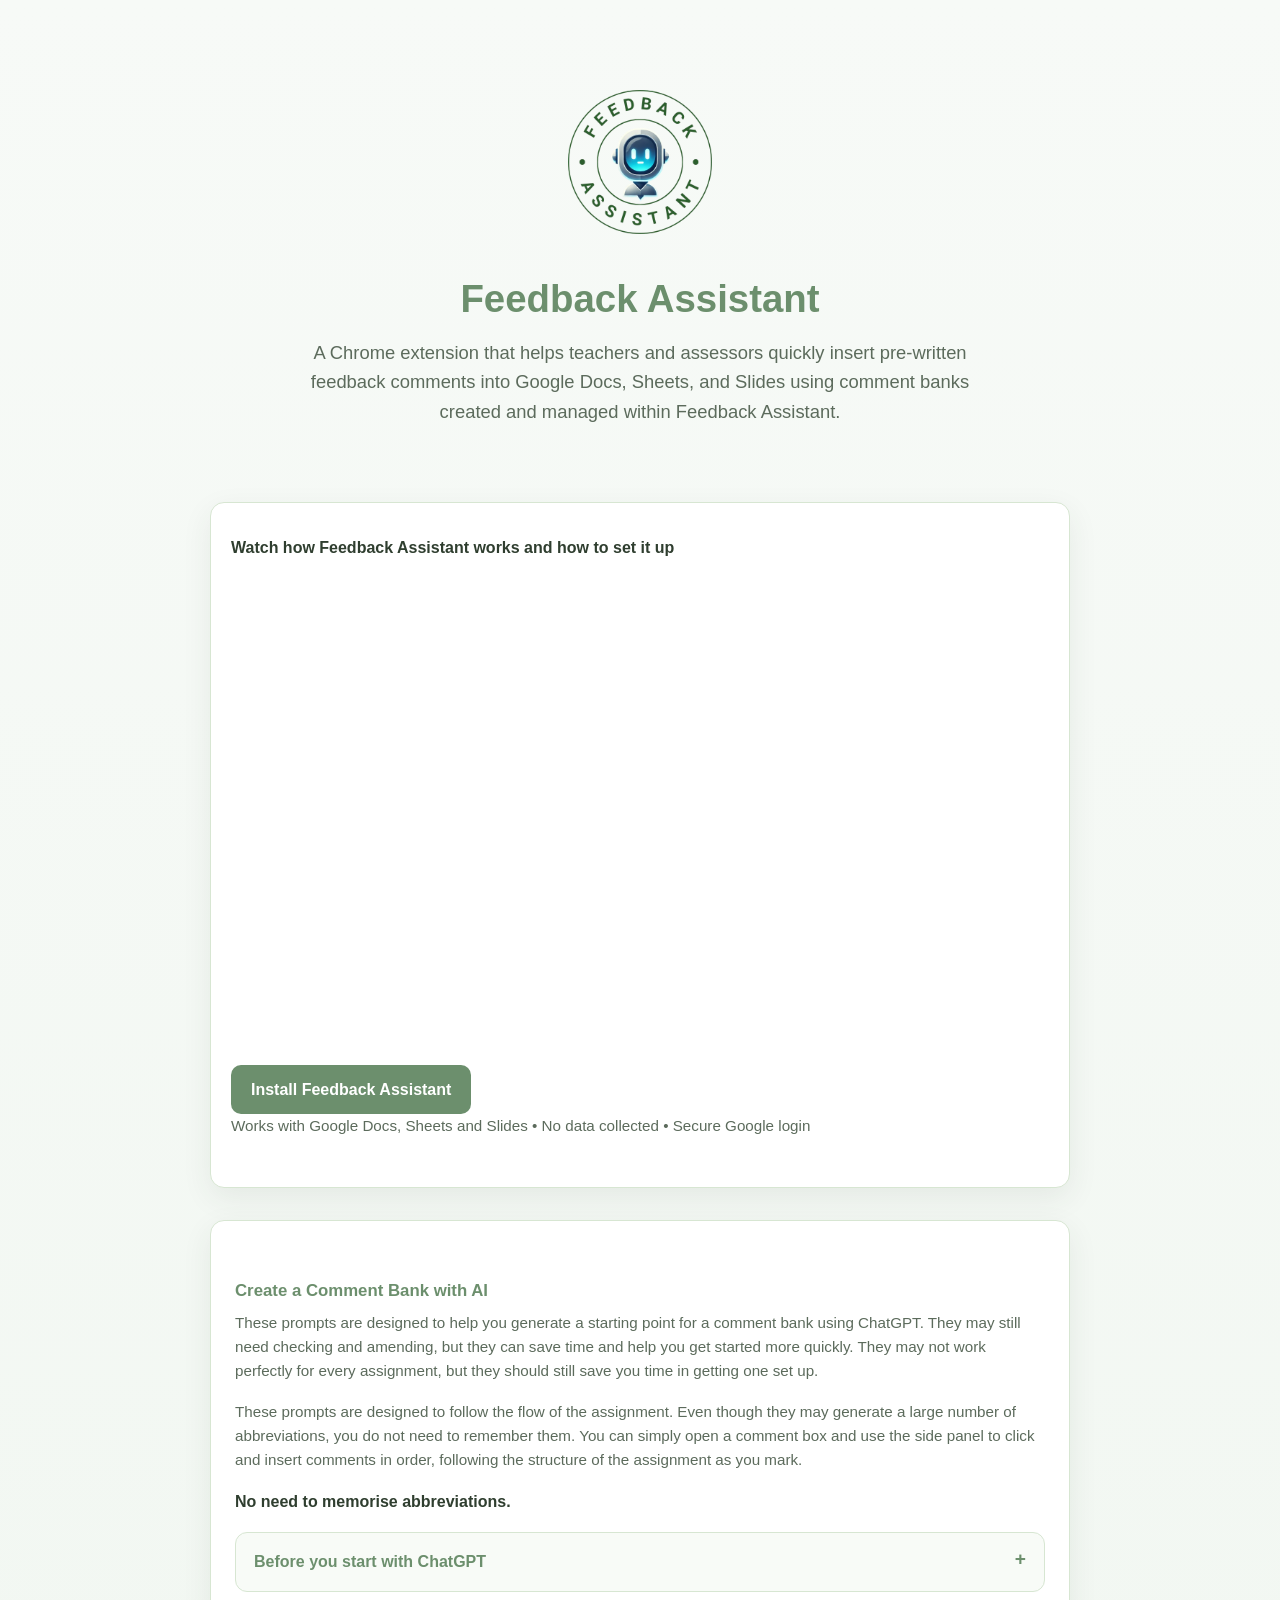
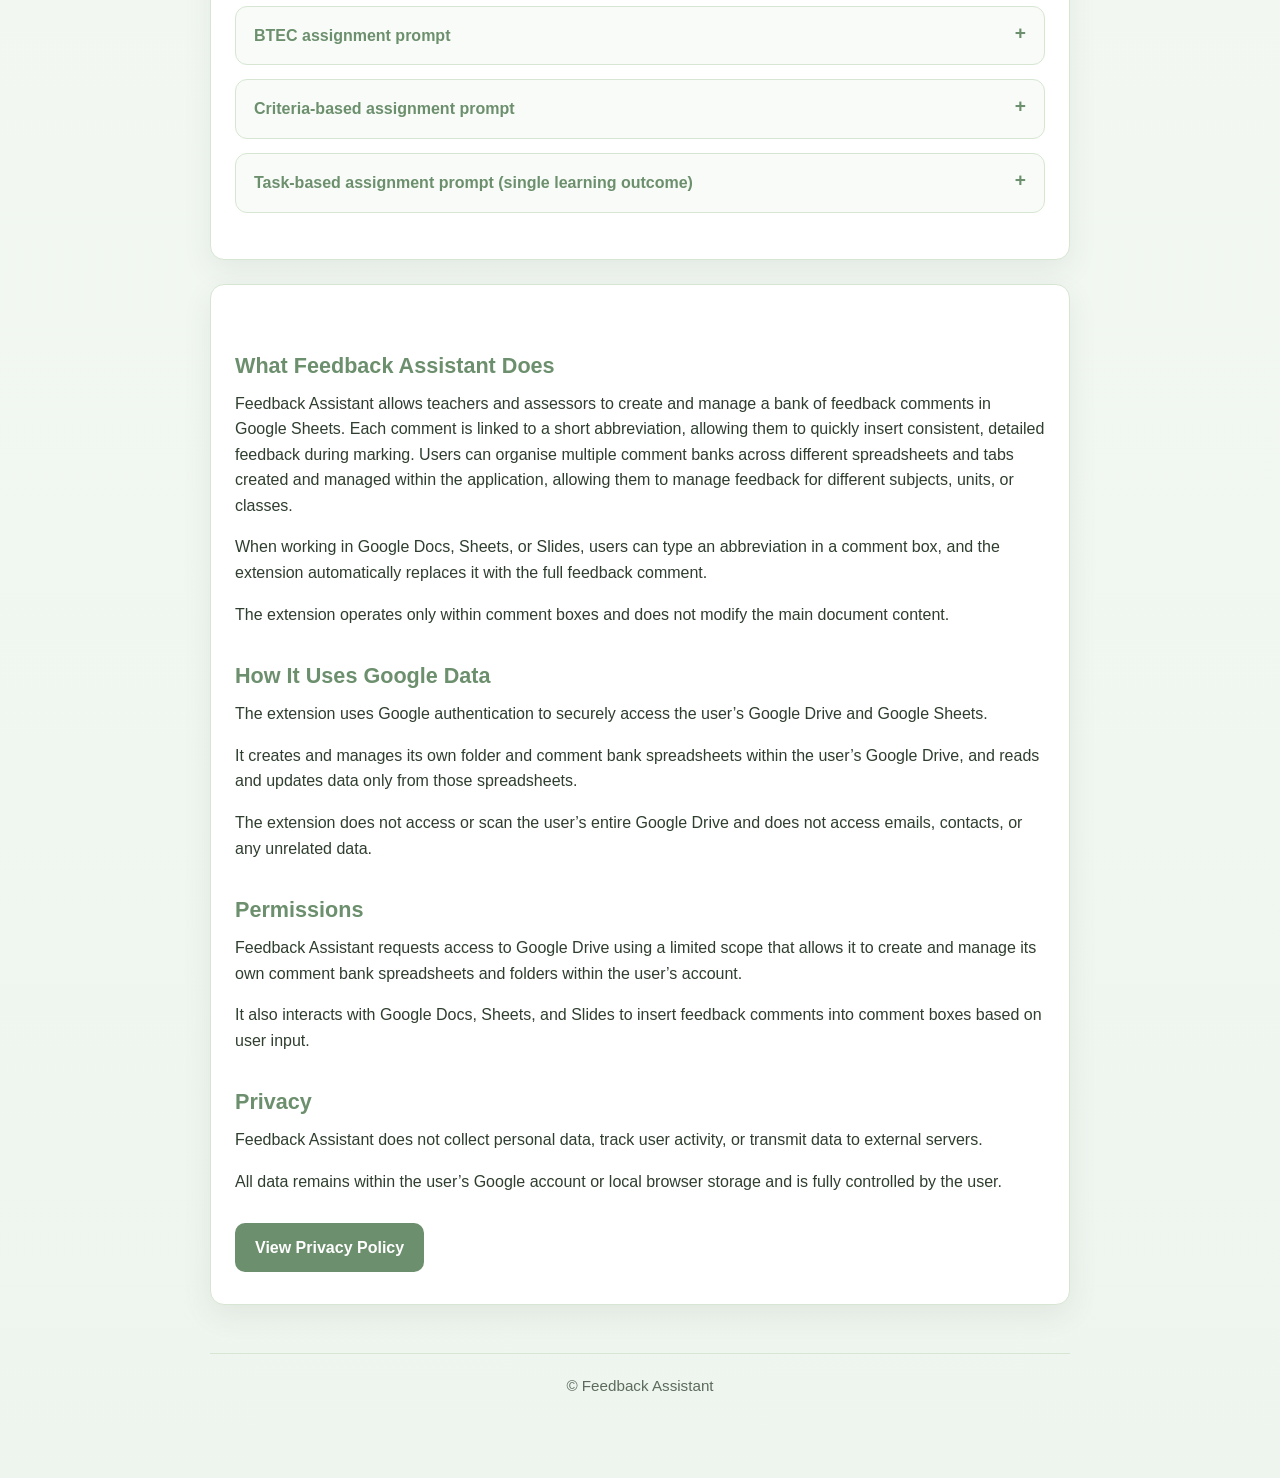
<file: index.html>
<!DOCTYPE html>
<html lang="en">
<head>
  <meta charset="UTF-8">
  <title>Feedback Assistant</title>
  <link rel="stylesheet" href="styles.css">
  <link rel="icon" type="image/png" href="assets/icon128.png">
  <meta name="viewport" content="width=device-width, initial-scale=1.0">
</head>
<body>

  <div class="container">

    <!-- HERO -->
    <div class="hero">
      <div class="logo">
        <img src="assets/falogo.png" alt="Feedback Assistant logo">
      </div>
      <h1>Feedback Assistant</h1>

      <p class="lead">
        A Chrome extension that helps teachers and assessors quickly insert pre-written feedback comments into Google Docs, Sheets, and Slides using comment banks created and managed within Feedback Assistant.
      </p>
    </div>

    <!-- VIDEO -->
    <!-- VIDEO -->
    <div class="video-wrap">
      <p><strong>Watch how Feedback Assistant works and how to set it up</strong></p>
    
      <div class="video-container">
        <iframe 
          src="https://www.youtube.com/embed/3qmYjG7RK_8" 
          title="Feedback Assistant Demo"
          frameborder="0"
          allow="accelerometer; autoplay; clipboard-write; encrypted-media; gyroscope; picture-in-picture"
          allowfullscreen>
        </iframe>
      </div>
    
      <!-- CTA INSIDE the video section -->
      <div class="home-links">
        <a class="button-link" href="https://chromewebstore.google.com/detail/feedback-assistant/ogaeaghmaonfaioelfgbhilcblmncjjh" target="_blank">
          Install Feedback Assistant
        </a>
      </div>
    
      <!-- Optional trust line -->
      <p class="small-text">
        Works with Google Docs, Sheets and Slides • No data collected • Secure Google login
      </p>
    </div>
    
    <div class="card">
      <div class="prompt-library-intro">
        <h3>Create a Comment Bank with AI</h3>
        <p class="small-text">
          These prompts are designed to help you generate a starting point for a comment bank using ChatGPT.
          They may still need checking and amending, but they can save time and help you get started more quickly.
          They may not work perfectly for every assignment, but they should still save you time in getting one set up.
        </p>
        <p class="small-text">
          These prompts are designed to follow the flow of the assignment. Even though they may generate a large number of abbreviations, you do not need to remember them. You can simply open a comment box and use the side panel to click and insert comments in order, following the structure of the assignment as you mark.
        </p>
        <p><strong>No need to memorise abbreviations.</strong></p>
      </div>

      <div class="prompt-library">

        <details class="prompt-item">
          <summary>Before you start with ChatGPT</summary>
          <div class="prompt-content">
            <p>
              To use these prompts properly, you will need a ChatGPT account so that you can attach an assignment brief. 
            </p>
            <p class="prompt-note">
              You can do this with a free ChatGPT account.
            </p>

            <p><strong>Why this matters</strong></p>
            <p>
              These prompts work best when ChatGPT can analyse the actual assignment brief. If you are not signed in,
              you may not be able to attach files, which means the prompt will be less accurate.
            </p>

            <p><strong>How to get started</strong></p>
            <ol>
              <li>Create or sign in to a ChatGPT account.</li>
              <li>Open a new chat.</li>
              <li>Attach the assignment brief.</li>
              <li>Copy and paste one of the prompts below.</li>
              <li>In the Feedback Assistant side panel, create a new comment bank or open an existing one.</li>
              <li>It is important to note that the comment bank sheet must be created within the extension. The extension can not read sheets that are created outside of the extension.</li>
              <li>Paste the generated abbreviations and comments into the spreadsheet created by the extension, or into a new tab within an existing comment bank.</li>
              <li>Return to the side panel and sync the sheet.</li>
              <ki>If creating a new tab, you may need to close the extension and reload it.</ki>
            </ol>

            <p class="small-text">
              These prompts are intended to give you a strong starting point. You may still want to edit the wording,
              remove comments you do not need, or add comments specific to your own marking style. 
              They are generic prompts, so once you recieve your ouput from ChatGPT you can ask ChatGPT to make any changes you feel are necessary. 
            </p>
          </div>
        </details>

        <details class="prompt-item">
          <summary>BTEC assignment prompt</summary>
          <div class="prompt-content">
            <p class="small-text">
              Best for BTEC-style assignment briefs where tasks contain multiple requirements and Pass, Merit and Distinction are applied across tasks.
            </p>

            <p><strong>What it does</strong></p>
            <p>
              This prompt analyses the structure of the brief, splits tasks by command words, identifies marking points,
              and generates a structured comment bank linked to criteria.
            </p>

            <p><strong>Prompt</strong></p>
            <button class="copy-btn" onclick="copyPrompt(this)">Copy Prompt</button>
            <textarea class="prompt-box" readonly>I am a teacher creating a comment bank for fast marking using a Chrome extension.

      I will attach a BTEC assignment brief.

      Your job is to ANALYSE the assignment and GENERATE a complete marking comment bank as a downloadable .xlsx file.

      This prompt is designed for BTEC-style assignments where:
      - Tasks contain multiple requirements
      - Criteria (Pass, Merit, Distinction) are applied across tasks
      - One task may contain multiple criteria

      ----------------------------------------

      STEP 1: IDENTIFY CRITERIA

      Extract all criteria (e.g. P1, P2, M1, D1).

      Understand what each level represents:
      - Pass → explain / describe / show understanding  
      - Merit → apply / assess / compare  
      - Distinction → evaluate / justify / analyse  

      ----------------------------------------

      STEP 2: REBUILD TASK STRUCTURE (CRITICAL)

      Work through the assignment in order.

      For each task:

      - Identify all command words used (e.g. explain, describe, assess, compare, justify, evaluate)

      - Each command word represents a separate marking requirement

      You must:

      - split each task into separate “command blocks”
      - treat each command block as its own marking section

      ----------------------------------------

      STEP 3: MAP COMMAND BLOCKS → CRITERIA

      For each command block:

      - determine which criteria it links to (P, M, D)
      - ensure:
        - simpler command words link to Pass  
        - more complex command words link to Merit/Distinction  

      IMPORTANT:
      - do NOT merge multiple command blocks together  
      - each block must map clearly to criteria  

      ----------------------------------------

      STEP 4: IDENTIFY MARKING POINTS

      Within each command block:

      - identify the specific points the student is expected to include

      These should be:

      - individual ideas or concepts  
      - specific enough to be marked independently  
      - something a student could include or miss  

      IMPORTANT:
      - break content into multiple marking points  
      - do NOT keep them as one broad idea  

      ----------------------------------------

      STEP 5: GENERATE COMMENTS (MARKING STYLE)

      Work through the assignment in order:

      For EACH marking point:

      Generate:

      - a pass-level comment  
      - a merit-level comment  
      - a distinction-level comment  

      Each comment must:

      - refer to a specific marking point  
      - reflect the command word (e.g. explain, compare, evaluate)  
      - reflect the level of response  
      - feel like a real marking comment  

      ----------------------------------------

      COMMENT STYLE (CRITICAL)

      Use this structure:

      Achieved:
      ✓ [criteria] [clear judgement] of [specific point]

      Not achieved:
      [criteria] You have not covered [specific point]

      Examples of tone:
      - ✓ P1 Good explanation of [point]  
      - ✓ M1 Clear comparison of [point]  
      - ✓ D1 Detailed evaluation of [point]  
      - P1 You have not covered [point]  

      IMPORTANT:
      - do NOT write generic comments  
      - each comment must refer to ONE idea  

      ----------------------------------------

      ABBREVIATION RULES (SIMPLIFIED)

      Column A must contain:

      [criteria][element]

      Examples:
      p1a
      p1b
      m1a
      d1a

      RULES:
      - no spaces  
      - lowercase only  
      - element codes should follow the order of marking points  
      - keep abbreviations simple and easy to type  

      ----------------------------------------

      ORDERING RULE

      The comment bank must:

      - follow the task order exactly  
      - follow command block order within tasks  
      - follow marking point order within blocks  
      - within each point:
        pass → merit → distinction  

      ----------------------------------------

      OUTPUT FORMAT

      DO NOT display the full comment bank in the chat.

      Instead:

      1. Generate a downloadable Excel file (.xlsx) with:
        - Column A: Abbreviation  
        - Column B: Comment  
        - Sheet name: "Comment Bank"  

      2. Provide a short explanation of how the abbreviations work  

      ----------------------------------------

      FINAL CHECK

      Ensure:

      - tasks are correctly split by command words  
      - criteria are correctly mapped  
      - marking points are specific and detailed  
      - comments reflect real marking  
      - no generic feedback  
      - structure is logical for marking  
      - Excel file is ready for use  

      ----------------------------------------

      Now generate the comment bank based on the assignment brief.</textarea>
          </div>
        </details>

        <details class="prompt-item">
          <summary>Criteria-based assignment prompt</summary>
          <div class="prompt-content">
            <p class="small-text">
              Best for criteria-based assignments, where each criterion is assessed more directly and individually. For example, where criteria point 1.1, 1.2, 1.3 has pass, merit and/ or distinction available.
            </p>

            <p><strong>What it does</strong></p>
            <p>
              This prompt treats each criterion separately, breaks tasks into evidence elements where needed,
              and generates concise, spreadsheet-ready comments for pass, merit, distinction and not achieved.
            </p>

            <p><strong>Prompt</strong></p>
            <button class="copy-btn" onclick="copyPrompt(this)">Copy Prompt</button>
            <textarea class="prompt-box" readonly>Assignment brief prompt:

      I am a college teacher in England creating a comment bank for fast marking using a Chrome extension.

      I have attached an assignment brief that includes assessment criteria and tasks. Tasks may contain multiple required elements (e.g. structures, stages, components, comparisons, processes, case study sections).

      Your job is to generate a marking comment bank in Excel (.xlsx format) that I can upload into Google Sheets and use with abbreviation shortcuts while marking.

      IMPORTANT CONTEXT (critical for accuracy)
      This sheet will be used in a live marking environment where I type abbreviations (e.g. 1.2d) that expand into full comments in a Google Docs comment box.

      The sheet must therefore:
      - Be fast to scan
      - Use short, consistent abbreviations
      - Provide precise, element-specific feedback
      - Avoid long or generic comments

      ----------------------------------------

      ABBREVIATION RULES (MANDATORY)

      Column A must contain abbreviations in this exact format:

      [criteria].[grade]

      Examples:
      1.1p
      1.1m
      1.1d
      1.1n

      Rules:
      - No spaces
      - Lowercase grade letters only (p, m, d, n)
      - "n" = Not Achieved
      - One row per grade per evidence element

      ----------------------------------------

      CRITICAL INTERPRETATION RULES

      Grades are awarded at criteria level, but evidence is produced at task and sub-task level.

      If a task includes multiple elements (e.g. multiple structures, stages, comparisons, or components):
      - Treat each element as a separate feedback opportunity
      - Generate separate comments for each element where meaningful

      DO NOT:
      - Combine multiple elements into one generic comment
      - Treat elements as separate grades

      ----------------------------------------

      SHEET STRUCTURE

      Column A: Abbreviation (e.g. 1.2d)
      Column B: Comment only

      ----------------------------------------

      COMMENT FORMAT RULES

      All comments must:

      - Be 1–2 sentences maximum
      - Be written for a Google Docs comment box
      - Be student-friendly and conversational
      - Be specific to the exact evidence element

      Achieved comments (p, m, d):
      - MUST begin with: ✓ 1.X –
      - MUST start with a natural positive phrase:
        (e.g. Well done, Good work, Strong work, Excellent work)

      Not Achieved (n):
      - MUST NOT include a tick
      - MUST start with: 1.X –
      - MUST be neutral and clearly state what is missing
      - MUST NOT give step-by-step instructions

      ----------------------------------------

      GRADING EXPECTATIONS

      Pass:
      - Basic correct description or identification

      Merit:
      - Clear explanation, accurate links, some depth

      Distinction:
      - Detailed explanation, clear links, analysis, synthesis or justification

      ----------------------------------------

      OUTPUT REQUIREMENTS

      - Generate a complete Excel file (.xlsx)
      - Ensure it is ready to upload directly into Google Drive
      - Ensure all abbreviations are consistent and usable for typing
      - Ensure comments are concise and realistic for marking use

      ----------------------------------------

      FINAL CHECK BEFORE OUTPUT

      - Abbreviations are clean (e.g. 2.3m, not "2.3 M – ...")
      - Comments are short and not repetitive
      - Each row represents a meaningful marking decision
      - Language is natural and suitable for students

      ----------------------------------------

      Now generate the comment bank based on the assignment brief provided.</textarea>
          </div>
        </details>

        <details class="prompt-item">
          <summary>Task-based assignment prompt (single learning outcome)</summary>
          <div class="prompt-content">
            <p class="small-text">
              Best for assignments with a single learning outcome or broad grading criteria, where the task is broken down into multiple sections or required content. 
              For example, NCFE level 3 assignments or BTEC tasks where Pass, Merit and Distinction are applied across the whole task rather than separate criteria points. 
            </p>

            <p><strong>What it does</strong></p>
            <p>
              This prompt follows the structure of the assignment task, breaks it into specific marking points,
              and generates clear Pass, Merit and Distinction comments for each part. Comments are written using the wording
              of the task so they can be pasted directly into student feedback without editing.
            </p>

            <p><strong>Prompt</strong></p>
            <button class="copy-btn" onclick="copyPrompt(this)">Copy Prompt</button>
            <textarea class="prompt-box" readonly>Assignment brief prompt:

        I am a teacher creating a comment bank for fast marking using a Chrome extension.

        I have attached an assignment brief.

        Your job is to ANALYSE the assignment and GENERATE a complete marking comment bank as a downloadable Excel (.xlsx) file.

        IMPORTANT CONTEXT (critical for accuracy)
        This sheet will be used in a live marking environment where I type abbreviations (e.g. pa, mb, dc) that expand into full comments in a comment box.

        The sheet must therefore:
        - Be fast to scan
        - Use short, simple abbreviations
        - Follow the structure of the task
        - Provide specific, ready-to-use feedback
        - Avoid generic or placeholder comments

        ----------------------------------------

        STEP 1: IDENTIFY GRADING DESCRIPTORS

        Extract the Pass, Merit and Distinction descriptors.

        Understand what each level represents:
        - Pass → basic description or coverage of content
        - Merit → clear explanation using appropriate or specialist language
        - Distinction → accurate, detailed or well-applied use of knowledge

        ----------------------------------------

        STEP 2: REBUILD TASK STRUCTURE (CRITICAL)

        Work through the assignment in the order it is written.

        - Identify all sections, sub-sections and listed requirements
        - Treat each bullet point, heading or required content area as a separate section

        IMPORTANT:
        - The task structure defines the marking structure
        - Do NOT rely on learning outcome references to structure comments

        ----------------------------------------

        STEP 3: IDENTIFY MARKING POINTS

        Within each section:

        - Identify the specific points the student is expected to include

        These should be:
        - individual ideas or concepts
        - specific enough to be marked independently
        - something a student could include or miss

        IMPORTANT:
        - Break sections into multiple marking points where needed
        - Do NOT treat large sections as a single block

        ----------------------------------------

        STEP 4: GENERATE COMMENTS (TASK-LED MARKING)

        For EACH marking point:

        Generate:
        - a Pass-level comment
        - a Merit-level comment
        - a Distinction-level comment

        Each comment must:
        - refer to a specific marking point
        - reflect the level of response
        - relate clearly to the wording of the task
        - feel like a real marking comment

        ----------------------------------------

        TASK LANGUAGE RULE (CRITICAL)

        All comments must use the wording from the assignment brief.

        You must:
        - refer directly to what the student was asked to include
        - use the same terminology as the task

        DO NOT:
        - introduce your own examples
        - use phrases like "e.g." or "for example"
        - replace task wording with generic phrases

        Comments must be ready to use without editing.

        ----------------------------------------

        COMMENT FORMAT RULES

        All comments must:

        - Be 1–2 sentences maximum
        - Be written for a comment box
        - Be student-friendly and clear
        - Focus on ONE marking point only

        Structure:

        Pass:
        ✓ P Good description of [task requirement]

        Merit:
        ✓ M Clear explanation of [task requirement]

        Distinction:
        ✓ D Accurate and detailed application of [task requirement]

        Not achieved:
        You have not covered [task requirement]

        ----------------------------------------

        ABBREVIATION RULES (MANDATORY)

        Column A must contain abbreviations in this format:

        [level][element]

        Examples:
        pa
        ma
        da
        pb
        mb
        db

        Rules:
        - No spaces
        - Lowercase only
        - P = Pass, M = Merit, D = Distinction
        - Element letters follow the order of the task
        - Keep abbreviations short and easy to type

        ----------------------------------------

        SHEET STRUCTURE

        Column A: Abbreviation (e.g. pa, mb)
        Column B: Comment only

        ----------------------------------------

        OUTPUT REQUIREMENTS

        - Generate a complete Excel file (.xlsx)
        - Ensure it is ready to upload directly into Google Drive
        - Ensure abbreviations are consistent and usable
        - Ensure comments follow the structure of the task

        ----------------------------------------

        FINAL CHECK BEFORE OUTPUT

        - Comments follow the exact task order
        - Each marking point has P, M and D comments
        - No generic or placeholder wording
        - Comments reflect what the student was asked to include
        - Abbreviations are clean and consistent
        - Language is natural and ready for student feedback

        ----------------------------------------

        Now generate the comment bank based on the assignment brief provided.</textarea>
          </div>
        </details>
      </div>
    </div>  
    <!-- MAIN CONTENT -->
    <div class="card">

      <h2>What Feedback Assistant Does</h2>
      <p>
        Feedback Assistant allows teachers and assessors to create and manage a bank of feedback comments in Google Sheets.
        Each comment is linked to a short abbreviation, allowing them to quickly insert consistent, detailed feedback during marking.
        Users can organise multiple comment banks across different spreadsheets and tabs created and managed within the application,
        allowing them to manage feedback for different subjects, units, or classes.
      </p>

      <p>
        When working in Google Docs, Sheets, or Slides, users can type an abbreviation in a comment box, and the extension
        automatically replaces it with the full feedback comment.
      </p>

      <p>
        The extension operates only within comment boxes and does not modify the main document content.
      </p>

      <h2>How It Uses Google Data</h2>
      <p>
        The extension uses Google authentication to securely access the user’s Google Drive and Google Sheets.
      </p>

      <p>
        It creates and manages its own folder and comment bank spreadsheets within the user’s Google Drive,
        and reads and updates data only from those spreadsheets.
      </p>

      <p>
        The extension does not access or scan the user’s entire Google Drive and does not access emails, contacts, or any unrelated data.
      </p>

      <h2>Permissions</h2>
      <p>
        Feedback Assistant requests access to Google Drive using a limited scope that allows it to create and manage its own
        comment bank spreadsheets and folders within the user’s account.
      </p>

      <p>
        It also interacts with Google Docs, Sheets, and Slides to insert feedback comments into comment boxes based on user input.
      </p>

      <h2>Privacy</h2>
      <p>
        Feedback Assistant does not collect personal data, track user activity, or transmit data to external servers.
      </p>

      <p>
        All data remains within the user’s Google account or local browser storage and is fully controlled by the user.
      </p>

      <div class="home-links">
        <a class="button-link" href="privacy.html">View Privacy Policy</a>
      </div>

    </div>

    <!-- FOOTER -->
    <footer>
      <p class="small-text">
        © Feedback Assistant
      </p>
    </footer>

  </div>
<script>
function copyPrompt(button) {
  const textarea = button.nextElementSibling;

  textarea.select();
  textarea.setSelectionRange(0, 99999); // mobile support

  navigator.clipboard.writeText(textarea.value).then(() => {
    const originalText = button.innerText;
    button.innerText = "Copied!";
    
    setTimeout(() => {
      button.innerText = originalText;
    }, 2000);
  });
}
</script>
</body>
</html>
</file>
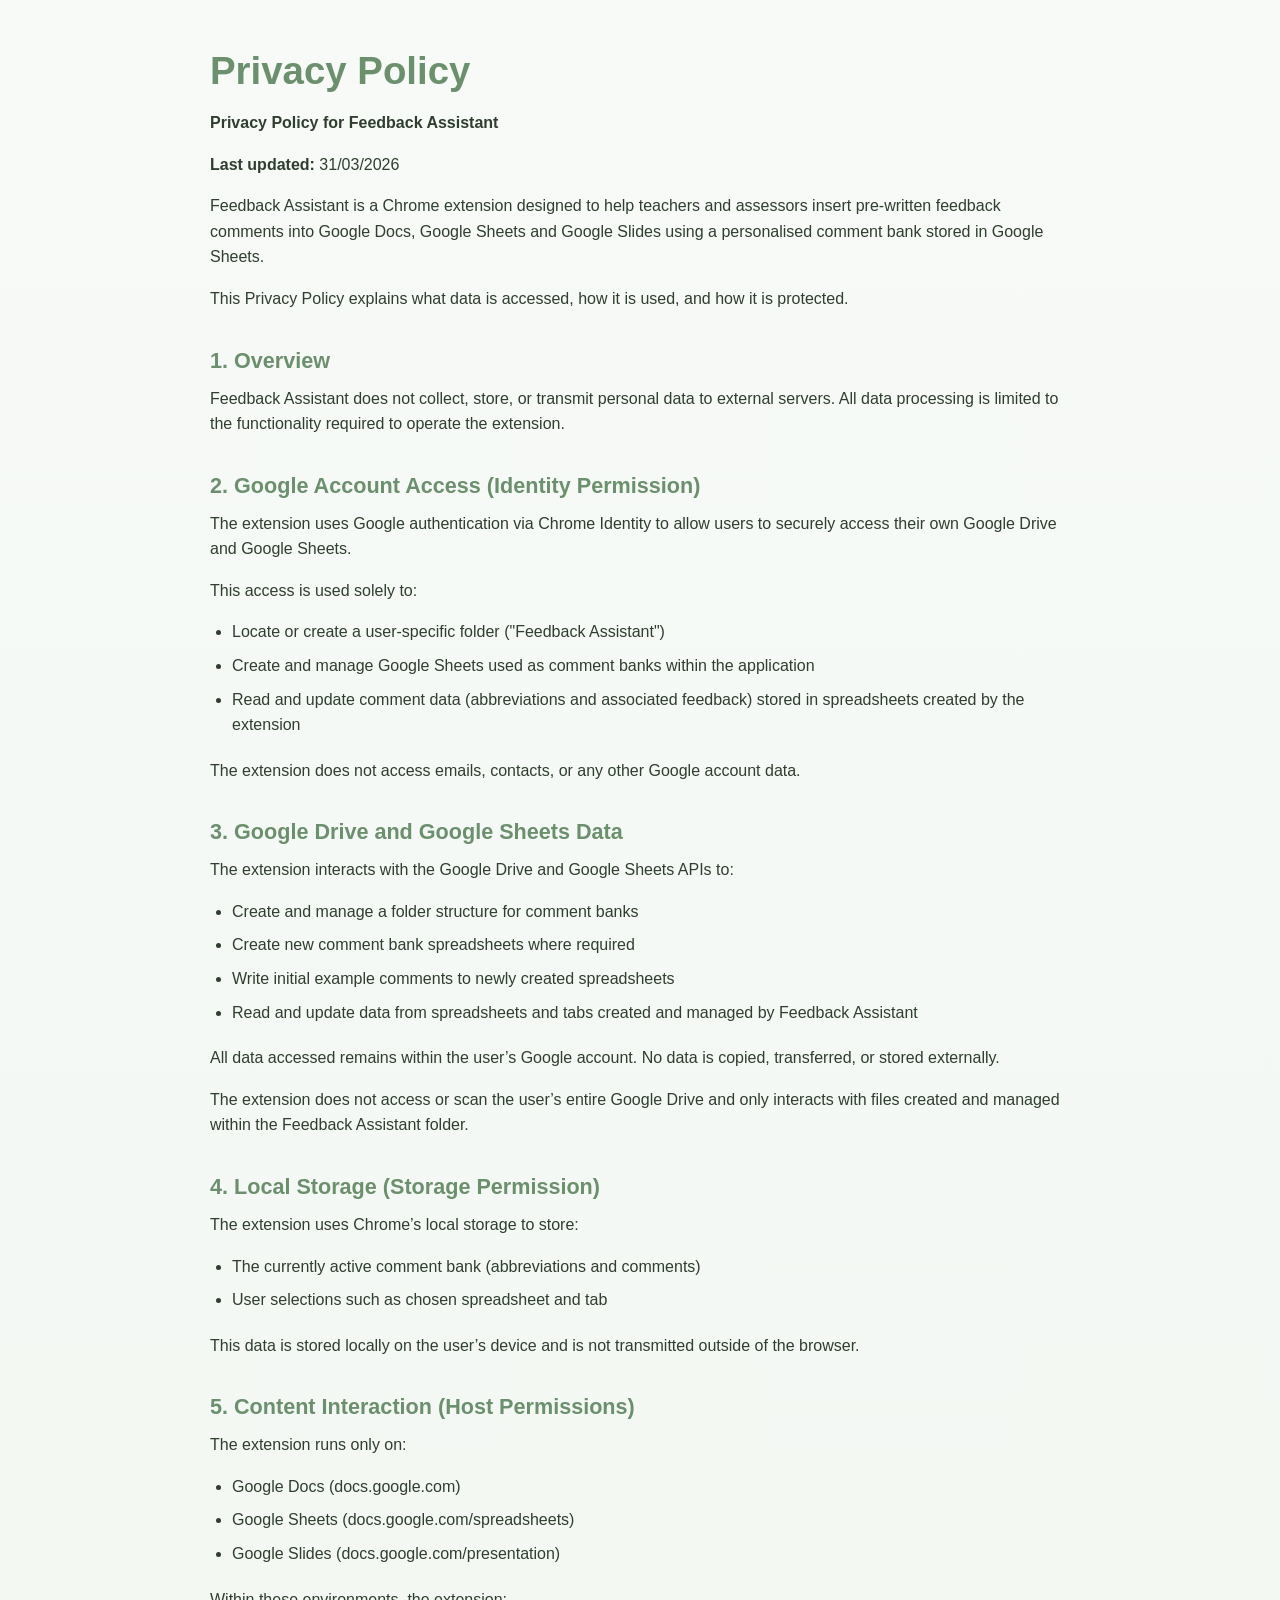
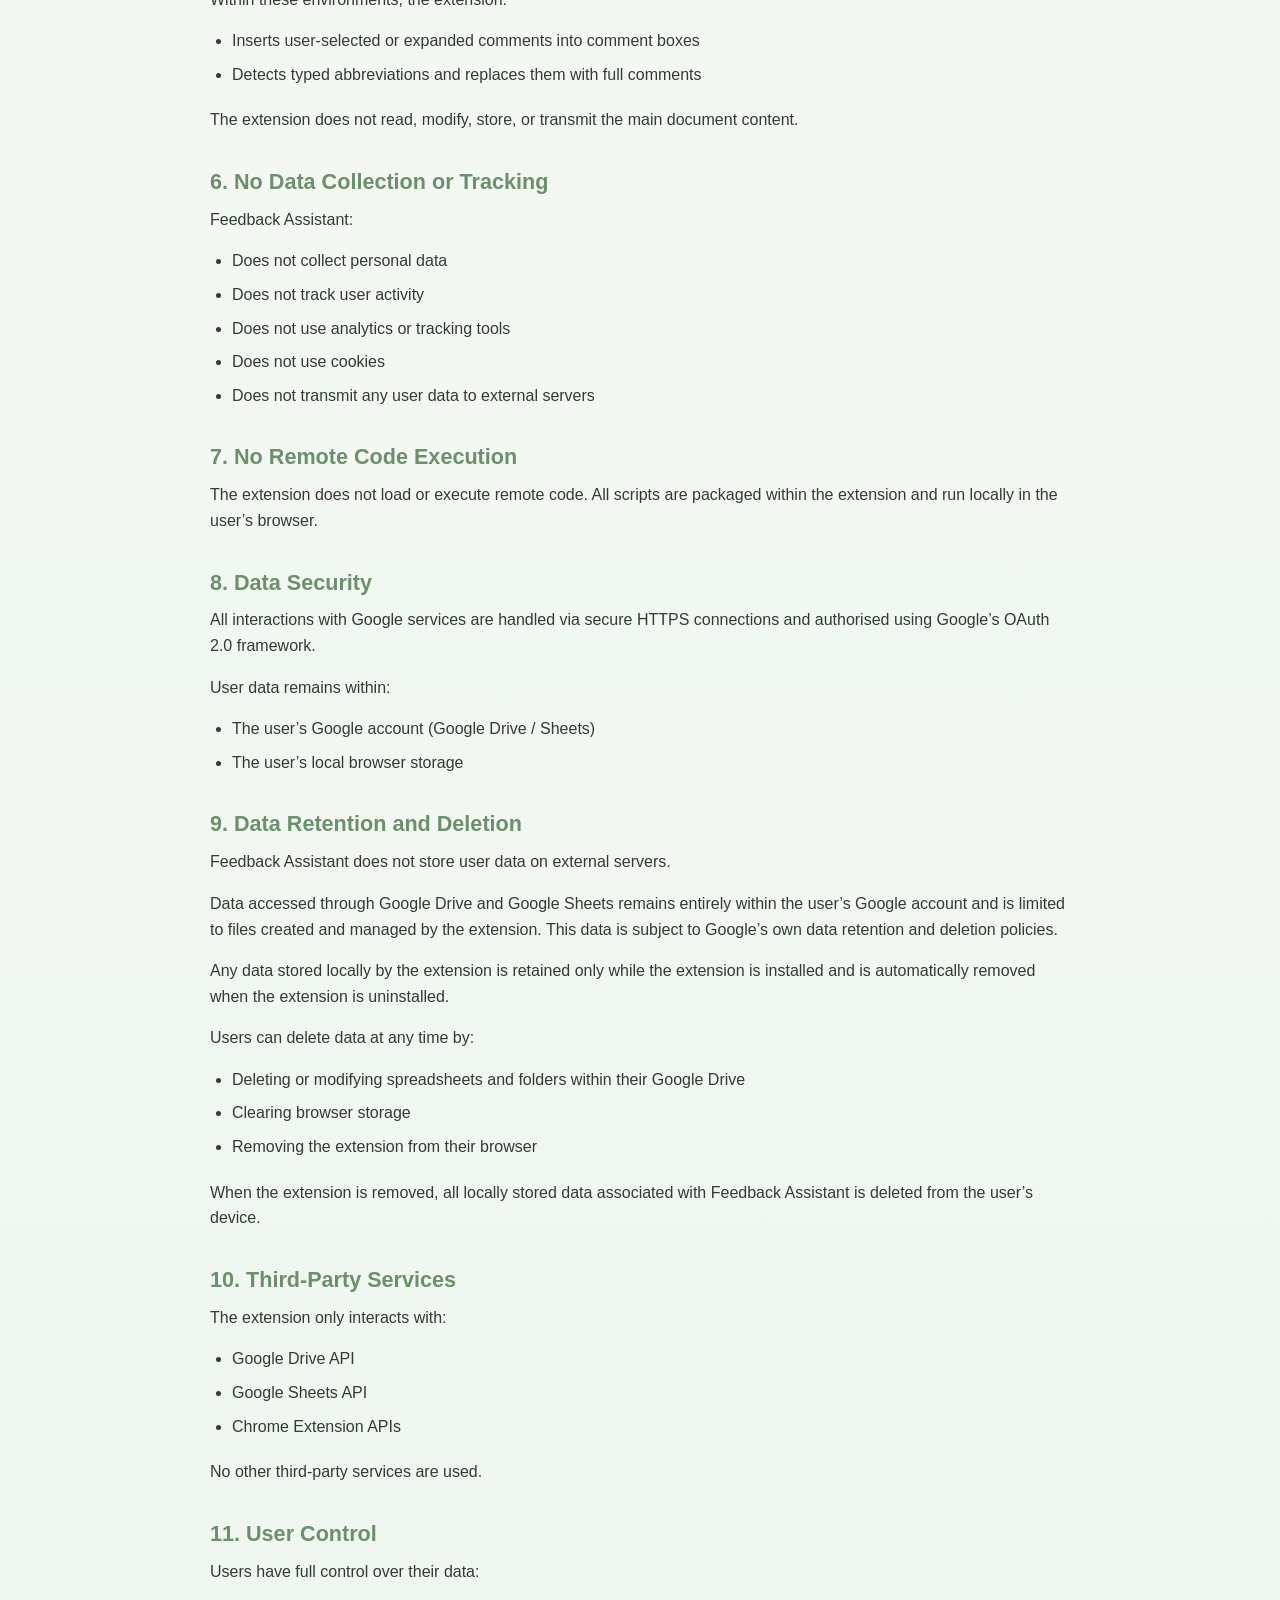
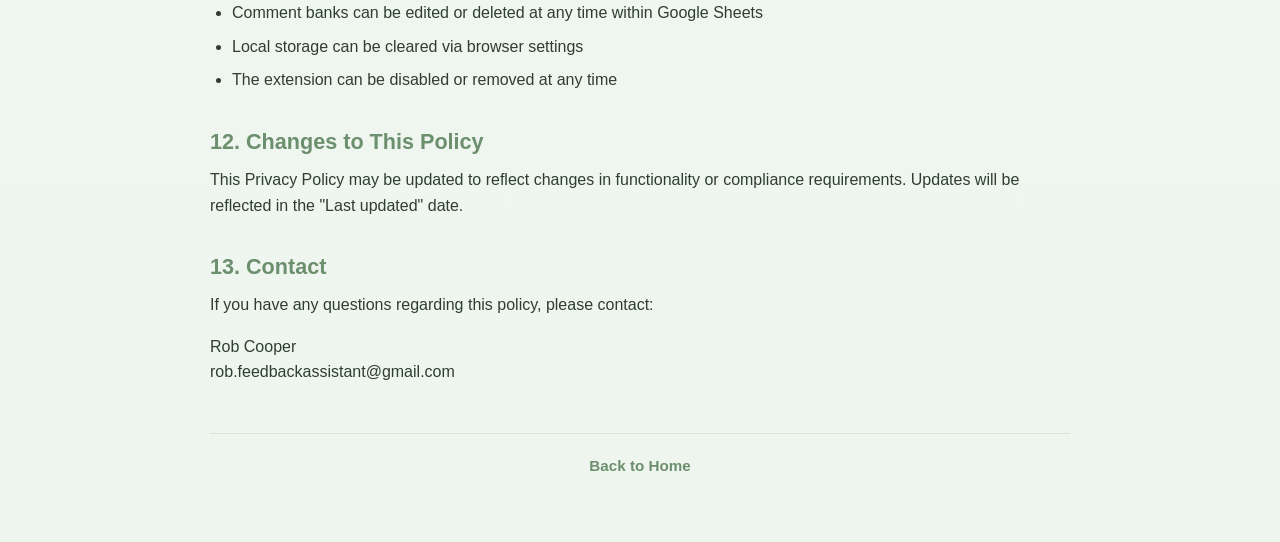
<file: privacy.html>
<!DOCTYPE html>
<html lang="en">
<head>
  <meta charset="UTF-8">
  <title>Privacy Policy - Feedback Assistant</title>
  <link rel="stylesheet" href="styles.css">
  <link rel="icon" type="image/png" href="assets/icon128.png">
  <meta name="viewport" content="width=device-width, initial-scale=1.0">
</head>
<body>

  <div class="container">
    <h1>Privacy Policy</h1>

    <p><strong>Privacy Policy for Feedback Assistant</strong></p>
    <p><strong>Last updated:</strong> 31/03/2026</p>

    <p>
      Feedback Assistant is a Chrome extension designed to help teachers and assessors insert pre-written feedback
      comments into Google Docs, Google Sheets and Google Slides using a personalised comment bank stored in Google Sheets.
    </p>

    <p>
      This Privacy Policy explains what data is accessed, how it is used, and how it is protected.
    </p>

    <h2>1. Overview</h2>
    <p>
      Feedback Assistant does not collect, store, or transmit personal data to external servers. All data processing
      is limited to the functionality required to operate the extension.
    </p>

    <h2>2. Google Account Access (Identity Permission)</h2>
    <p>
      The extension uses Google authentication via Chrome Identity to allow users to securely access their own
      Google Drive and Google Sheets.
    </p>
    <p>This access is used solely to:</p>
    <ul>
      <li>Locate or create a user-specific folder ("Feedback Assistant")</li>
      <li>Create and manage Google Sheets used as comment banks within the application</li>
      <li>Read and update comment data (abbreviations and associated feedback) stored in spreadsheets created by the extension</li>
    </ul>
    <p>
      The extension does not access emails, contacts, or any other Google account data.
    </p>

    <h2>3. Google Drive and Google Sheets Data</h2>
    <p>
      The extension interacts with the Google Drive and Google Sheets APIs to:
    </p>
    <ul>
      <li>Create and manage a folder structure for comment banks</li>
      <li>Create new comment bank spreadsheets where required</li>
      <li>Write initial example comments to newly created spreadsheets</li>
      <li>Read and update data from spreadsheets and tabs created and managed by Feedback Assistant</li>
    </ul>
    <p>
      All data accessed remains within the user’s Google account. No data is copied, transferred, or stored externally.
    </p>
    <p>
      The extension does not access or scan the user’s entire Google Drive and only interacts with files created and managed within the Feedback Assistant folder.
    </p>

    <h2>4. Local Storage (Storage Permission)</h2>
    <p>
      The extension uses Chrome’s local storage to store:
    </p>
    <ul>
      <li>The currently active comment bank (abbreviations and comments)</li>
      <li>User selections such as chosen spreadsheet and tab</li>
    </ul>
    <p>
      This data is stored locally on the user’s device and is not transmitted outside of the browser.
    </p>

    <h2>5. Content Interaction (Host Permissions)</h2>
    <p>The extension runs only on:</p>
    <ul>
      <li>Google Docs (docs.google.com)</li>
      <li>Google Sheets (docs.google.com/spreadsheets)</li>
      <li>Google Slides (docs.google.com/presentation)</li>
    </ul>
    <p>
      Within these environments, the extension:
    </p>
    <ul>
      <li>Inserts user-selected or expanded comments into comment boxes</li>
      <li>Detects typed abbreviations and replaces them with full comments</li>
    </ul>
    <p>
      The extension does not read, modify, store, or transmit the main document content.
    </p>

    <h2>6. No Data Collection or Tracking</h2>
    <p>Feedback Assistant:</p>
    <ul>
      <li>Does not collect personal data</li>
      <li>Does not track user activity</li>
      <li>Does not use analytics or tracking tools</li>
      <li>Does not use cookies</li>
      <li>Does not transmit any user data to external servers</li>
    </ul>

    <h2>7. No Remote Code Execution</h2>
    <p>
      The extension does not load or execute remote code. All scripts are packaged within the extension and run
      locally in the user’s browser.
    </p>

    <h2>8. Data Security</h2>
    <p>
      All interactions with Google services are handled via secure HTTPS connections and authorised using Google’s
      OAuth 2.0 framework.
    </p>
    <p>User data remains within:</p>
    <ul>
      <li>The user’s Google account (Google Drive / Sheets)</li>
      <li>The user’s local browser storage</li>
    </ul>

    <h2>9. Data Retention and Deletion</h2>
    <p>
      Feedback Assistant does not store user data on external servers.
    </p>
    <p>
      Data accessed through Google Drive and Google Sheets remains entirely within the user’s Google account and is limited to files created and managed by the extension. This data is subject to Google’s own data retention and deletion policies.
    </p>
    <p>
      Any data stored locally by the extension is retained only while the extension is installed and is automatically removed when the extension is uninstalled.
    </p>
    <p>
      Users can delete data at any time by:
    </p>
    <ul>
      <li>Deleting or modifying spreadsheets and folders within their Google Drive</li>
      <li>Clearing browser storage</li>
      <li>Removing the extension from their browser</li>
    </ul>
    <p>
      When the extension is removed, all locally stored data associated with Feedback Assistant is deleted from the user’s device.
    </p>

    <h2>10. Third-Party Services</h2>
    <p>The extension only interacts with:</p>
    <ul>
      <li>Google Drive API</li>
      <li>Google Sheets API</li>
      <li>Chrome Extension APIs</li>
    </ul>
    <p>No other third-party services are used.</p>

    <h2>11. User Control</h2>
    <p>Users have full control over their data:</p>
    <ul>
      <li>Comment banks can be edited or deleted at any time within Google Sheets</li>
      <li>Local storage can be cleared via browser settings</li>
      <li>The extension can be disabled or removed at any time</li>
    </ul>

    <h2>12. Changes to This Policy</h2>
    <p>
      This Privacy Policy may be updated to reflect changes in functionality or compliance requirements. Updates will
      be reflected in the "Last updated" date.
    </p>

    <h2>13. Contact</h2>
    <p>If you have any questions regarding this policy, please contact:</p>
    <p>
      Rob Cooper<br>
      rob.feedbackassistant@gmail.com
    </p>

    <footer>
      <a href="index.html">Back to Home</a>
    </footer>
  </div>

</body>
</html>
</file>
<file: styles.css>
:root {
  --green-primary: #6C8F6D;
  --green-secondary: #BFD8B8;
  --green-dark: #2f3e2f;
  --green-soft: #f4f8f4;
  --green-border: #d7e6d2;
  --white: #ffffff;
  --text-muted: #5c6b5c;
  --shadow: 0 10px 30px rgba(47, 62, 47, 0.08);
  --radius: 14px;
  --max-width: 900px;
}

* {
  box-sizing: border-box;
}

html {
  scroll-behavior: smooth;
}

body {
  margin: 0;
  font-family: Arial, sans-serif;
  background: linear-gradient(180deg, #f7faf7 0%, #eef5ee 100%);
  color: var(--green-dark);
  line-height: 1.6;
}

.container {
  width: 100%;
  max-width: var(--max-width);
  margin: 0 auto;
  padding: 48px 20px 64px;
}

/* HEADINGS */

h1,
h2,
h3 {
  margin-top: 0;
  line-height: 1.2;
}

h1 {
  font-size: 2.4rem;
  color: var(--green-primary);
  margin-bottom: 16px;
}

h2 {
  font-size: 1.35rem;
  color: var(--green-primary);
  margin-top: 36px;
  margin-bottom: 12px;
}

h3 {
  font-size: 1.05rem;
  color: var(--green-dark);
  margin-top: 24px;
  margin-bottom: 10px;
}

/* TEXT */

p {
  margin-top: 0;
  margin-bottom: 16px;
}

.lead {
  font-size: 1.15rem;
  color: var(--text-muted);
  max-width: 720px;
  margin: 0 auto 32px;
}

/* CARD */

.card {
  background: var(--white);
  border: 1px solid var(--green-border);
  border-radius: var(--radius);
  box-shadow: var(--shadow);
  padding: 32px 24px;
  margin-bottom: 24px;
}
.prompt-note {
  background: #f0f6f0;
  border-left: 4px solid var(--green-primary);
  padding: 10px 14px;
  border-radius: 6px;
  font-weight: 600;
  margin: 12px 0 18px;
}
.copy-btn {
  display: inline-block;
  margin: 8px 0 10px;
  background: var(--green-primary);
  color: var(--white);
  border: none;
  padding: 8px 14px;
  border-radius: 8px;
  font-weight: 600;
  cursor: pointer;
  font-size: 0.9rem;
  transition: all 0.15s ease;
}

.copy-btn:hover {
  opacity: 0.9;
  transform: translateY(-1px);
}

/* HERO */

.hero {
  text-align: center;
  padding: 24px 0 12px;
}

.logo {
  text-align: center;
  margin-bottom: 16px;
}

.logo img {
  width: 25%;
  max-width: 180px;
  height: auto;
}

/* VIDEO SECTION */

.video-wrap {
  background: var(--white);
  border: 1px solid var(--green-border);
  border-radius: var(--radius);
  padding: 32px 20px;
  margin: 32px 0;
  box-shadow: var(--shadow);
}

.video-container {
  position: relative;
  width: 100%;
  aspect-ratio: 16 / 9;
  margin-top: 16px;
}

.video-container iframe {
  width: 100%;
  height: 100%;
  border: 0;
  border-radius: 12px;
  display: block;
}

/* LISTS */

ul,
ol {
  margin: 10px 0 20px 0;
  padding-left: 22px;
}

li {
  margin-bottom: 8px;
}

/* LINKS */

a {
  color: var(--green-primary);
  text-decoration: none;
  font-weight: 600;
}

a:hover,
a:focus {
  text-decoration: underline;
}

strong {
  color: var(--green-dark);
}
.prompt-library-intro {
  margin-top: 28px;
  text-align: left;
}

.prompt-library-intro h3 {
  color: var(--green-primary);
  margin-bottom: 10px;
}

.prompt-library {
  margin-top: 18px;
  text-align: left;
}

.prompt-item {
  background: #f8fbf7;
  border: 1px solid var(--green-border);
  border-radius: 12px;
  margin-bottom: 14px;
  overflow: hidden;
}

.prompt-item summary {
  cursor: pointer;
  padding: 16px 18px;
  font-weight: 700;
  color: var(--green-primary);
  list-style: none;
}

.prompt-item summary::-webkit-details-marker {
  display: none;
}

.prompt-item summary::after {
  content: "+";
  float: right;
  font-size: 1.2rem;
  line-height: 1;
}

.prompt-item[open] summary::after {
  content: "–";
}

.prompt-content {
  padding: 0 18px 18px;
  border-top: 1px solid var(--green-border);
}

.prompt-box {
  width: 100%;
  min-height: 320px;
  margin-top: 10px;
  padding: 14px;
  border: 1px solid var(--green-border);
  border-radius: 10px;
  background: #ffffff;
  color: var(--green-dark);
  font-family: Arial, sans-serif;
  font-size: 0.95rem;
  line-height: 1.5;
  resize: vertical;
}

/* FOOTER */

footer {
  margin-top: 48px;
  padding-top: 20px;
  border-top: 1px solid var(--green-border);
  text-align: center;
  color: var(--text-muted);
  font-size: 0.95rem;
}

.footer-link {
  display: inline-block;
  margin-top: 8px;
}

/* POLICY PAGE */

.policy-intro {
  margin-bottom: 28px;
}

.policy-meta {
  color: var(--text-muted);
  margin-bottom: 24px;
}

.policy-content {
  text-align: left;
  background: var(--white);
  border: 1px solid var(--green-border);
  border-radius: var(--radius);
  box-shadow: var(--shadow);
  padding: 32px 24px;
}

.policy-content ul {
  max-width: 100%;
}

/* BUTTON */

.home-links {
  margin-top: 28px;
}

.button-link {
  display: inline-block;
  background: var(--green-primary);
  color: var(--white);
  padding: 12px 20px;
  border-radius: 10px;
  font-weight: 700;
  transition: transform 0.15s ease, opacity 0.15s ease;
}

.button-link:hover,
.button-link:focus {
  text-decoration: none;
  opacity: 0.95;
  transform: translateY(-1px);
}

/* SMALL TEXT */

.small-text {
  font-size: 0.95rem;
  color: var(--text-muted);
}

/* RESPONSIVE */

@media (max-width: 768px) {
  .container {
    padding: 36px 16px 48px;
  }

  h1 {
    font-size: 2rem;
  }

  h2 {
    font-size: 1.2rem;
  }

  .lead {
    font-size: 1.05rem;
  }

  .card,
  .policy-content,
  .video-wrap {
    padding: 24px 18px;
  }
}

@media (max-width: 480px) {
  body {
    font-size: 0.98rem;
  }

  h1 {
    font-size: 1.75rem;
  }

  .container {
    padding: 28px 14px 40px;
  }

  .button-link {
    width: 100%;
    text-align: center;
  }
}
</file>
